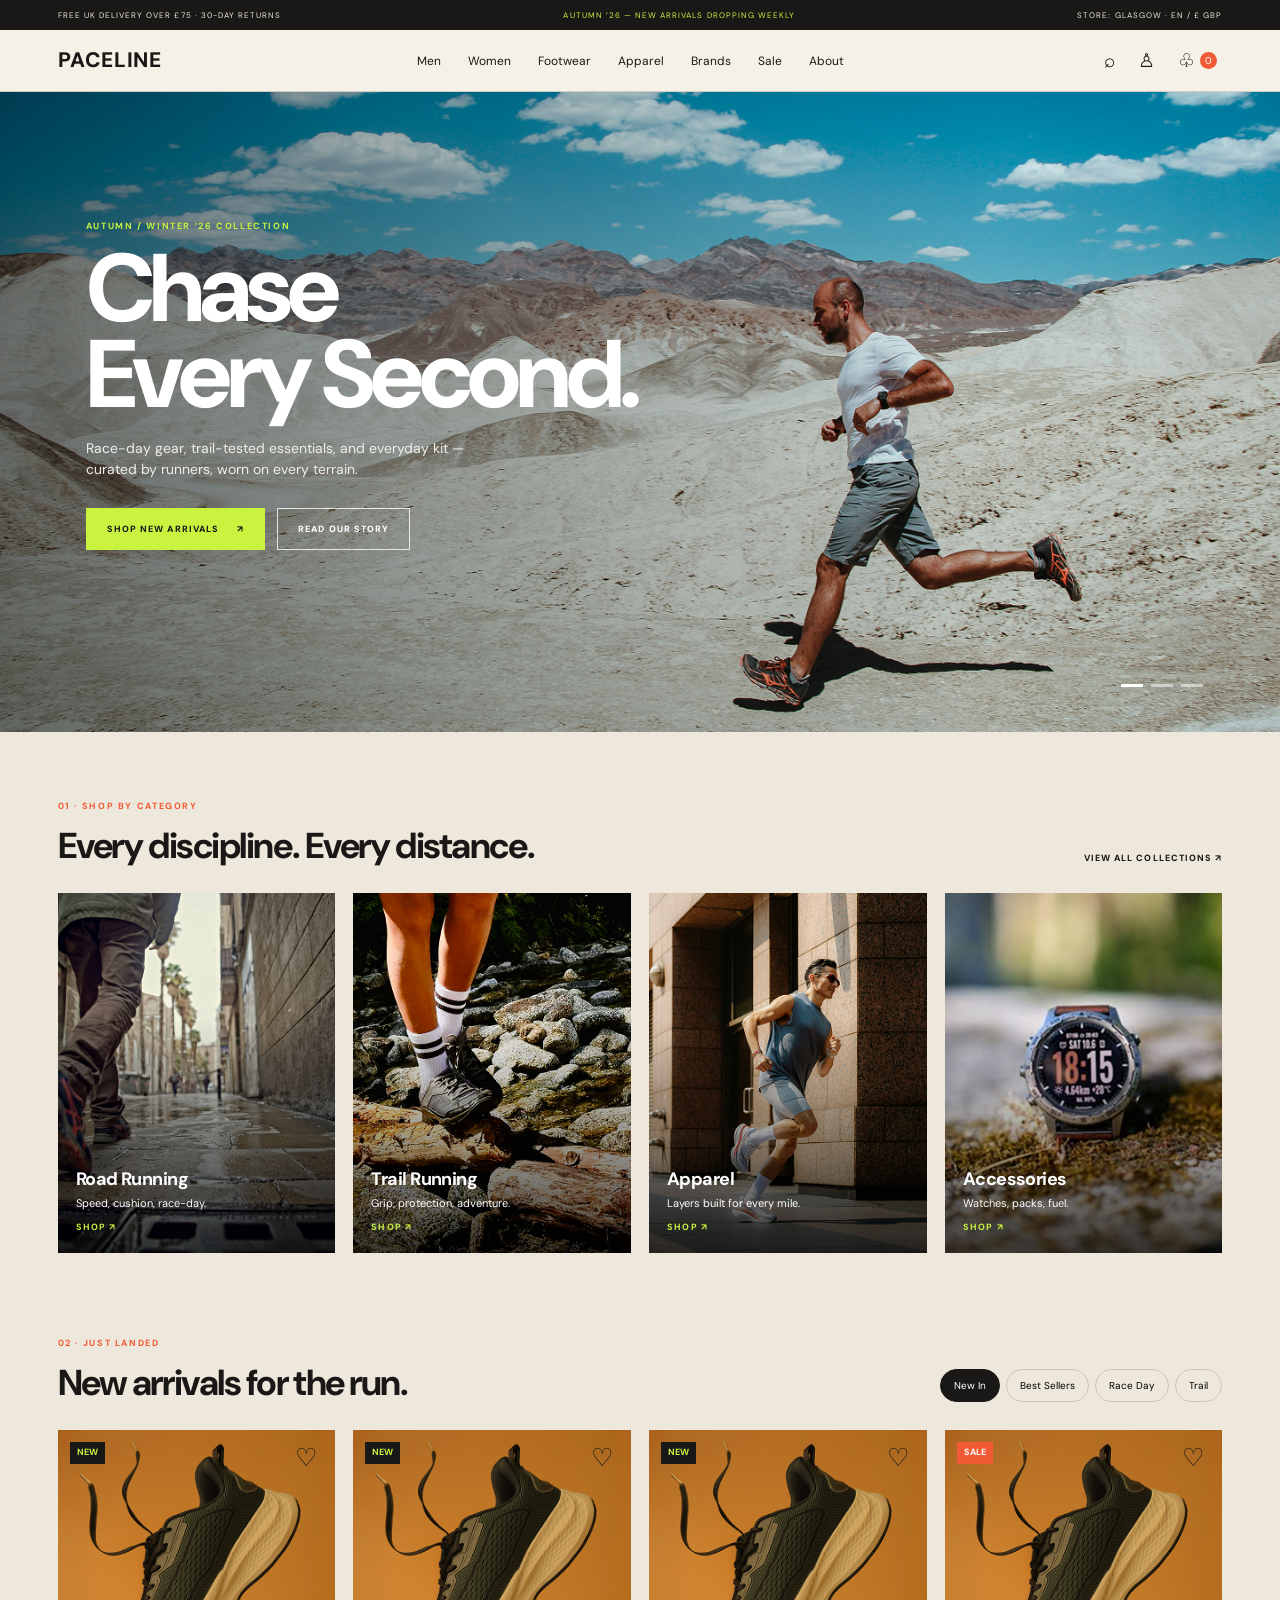
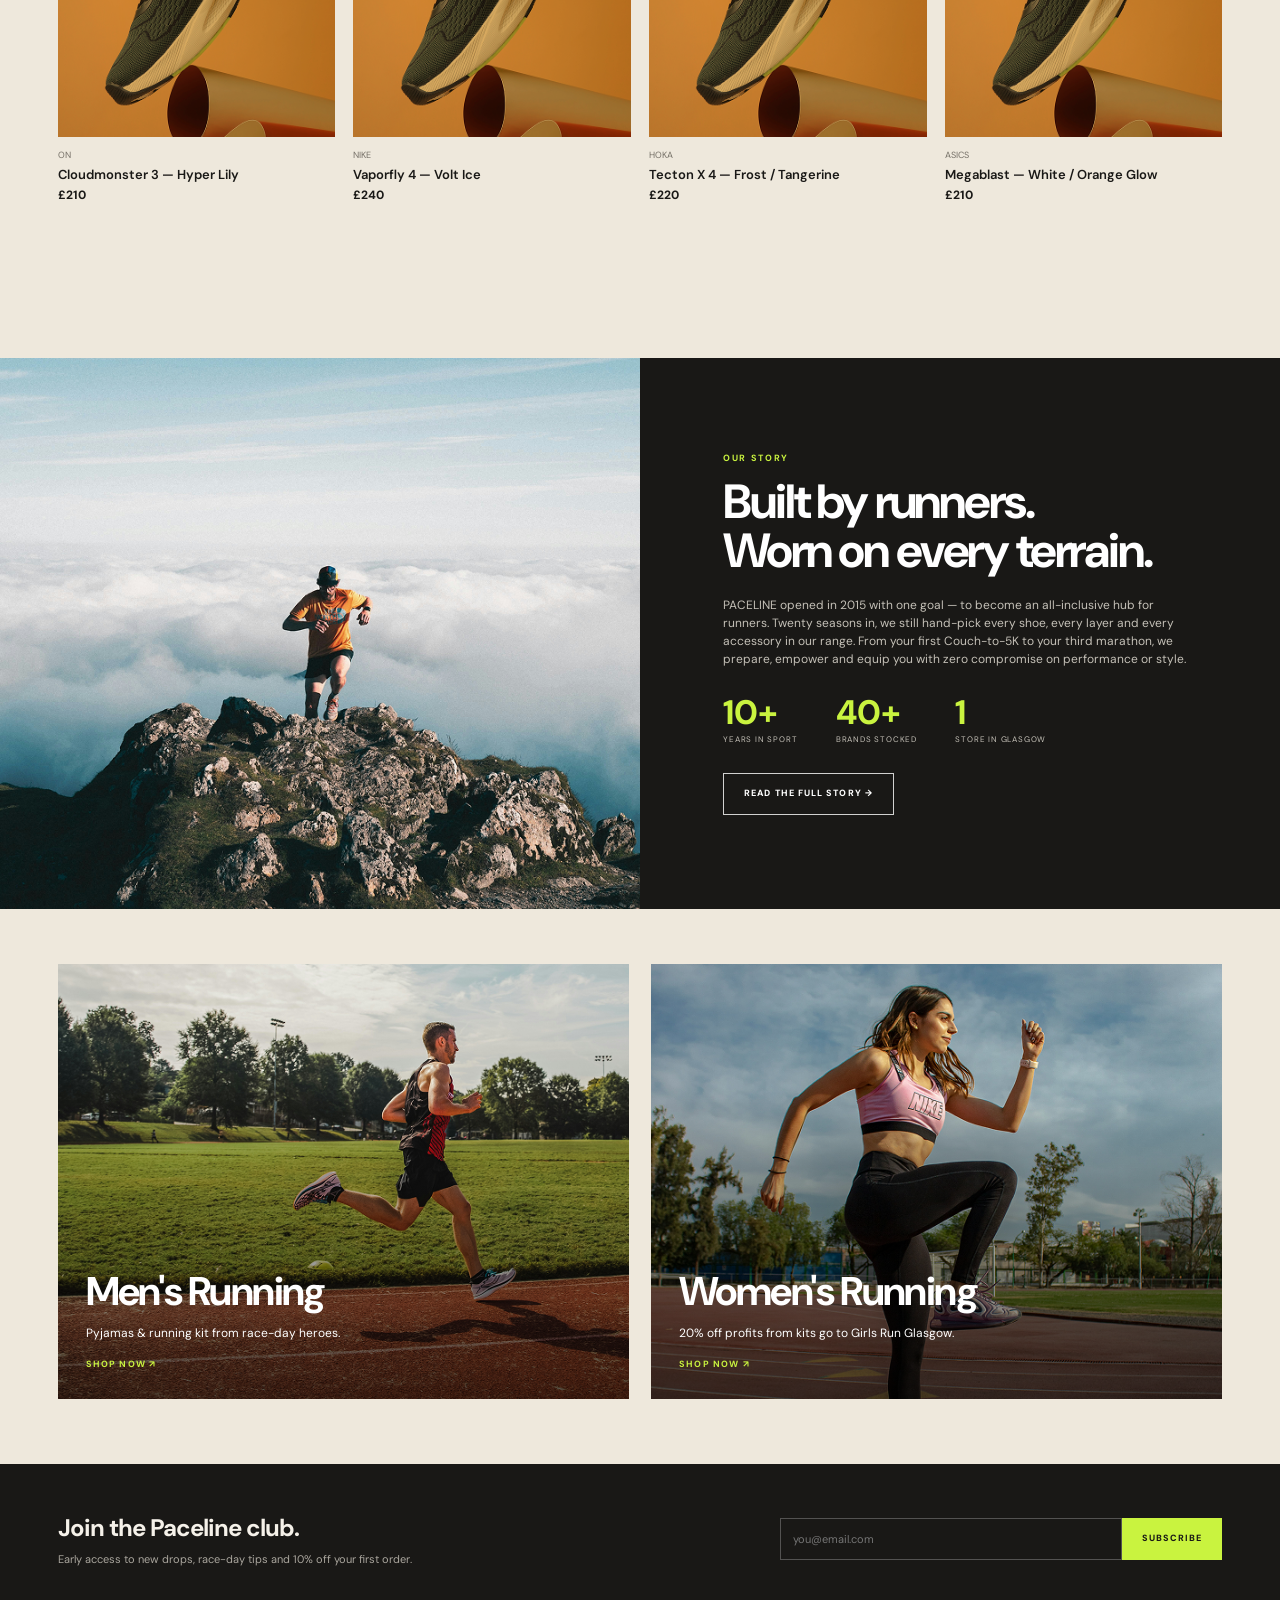
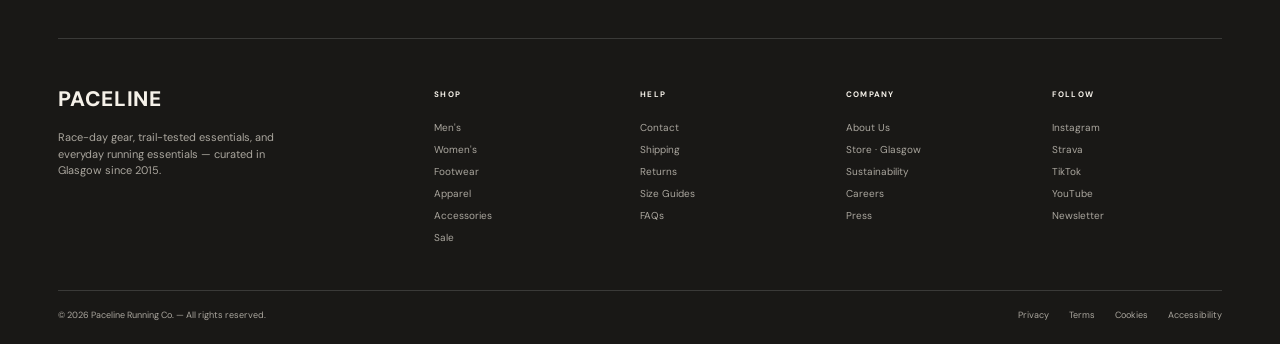
<file: index.html>
<!DOCTYPE html>
<html lang="en">
<head>
  <meta charset="UTF-8"><meta name="viewport" content="width=device-width, initial-scale=1.0">
  <meta name="description" content="PaceLine running gear, shoes and everyday essentials for every terrain.">
  <title>PACELINE — Chase Every Second</title><link rel="icon" type="image/png" href="assets/favicon.png"><link rel="preconnect" href="https://fonts.googleapis.com"><link rel="preconnect" href="https://fonts.gstatic.com" crossorigin><link href="https://fonts.googleapis.com/css2?family=DM+Sans:wght@400;500;600;700;800&display=swap" rel="stylesheet"><link rel="stylesheet" href="style.css">
</head>
<body>
  <div class="announcement"><span>FREE UK DELIVERY OVER £75 · 30-DAY RETURNS</span><span class="lime-text">AUTUMN ’26 — NEW ARRIVALS DROPPING WEEKLY</span><span>STORE: GLASGOW · EN / £ GBP</span></div>
  <header class="site-header"><a class="logo" href="index.html">PACELINE</a><button class="menu-toggle" aria-label="Toggle navigation" aria-expanded="false">☰</button><nav class="main-nav" aria-label="Main navigation"><a href="#categories">Men</a><a href="#explore">Women</a><a href="#arrivals">Footwear</a><a href="#categories">Apparel</a><a href="#story">Brands</a><a href="#arrivals">Sale</a><a href="about.html">About</a></nav><div class="header-actions"><button class="icon-button" aria-label="Search" id="searchButton">⌕</button><a class="icon-button" href="#newsletter" aria-label="Account">♙</a><button class="icon-button cart-button" aria-label="Shopping bag">♧ <span id="cartCount">0</span></button></div></header>
  <main>
    <section class="hero"><img src="assets/hero.png" alt="Runner crossing a rugged desert landscape"><div class="hero-shade"></div><div class="hero-content"><p class="eyebrow lime-text">AUTUMN / WINTER ’26 COLLECTION</p><h1>Chase<br>Every Second.</h1><p class="hero-copy">Race-day gear, trail-tested essentials, and everyday kit —<br class="desktop-only"> curated by runners, worn on every terrain.</p><div class="button-row"><a class="button button-lime" href="#arrivals">SHOP NEW ARRIVALS <span>↗</span></a><a class="button button-outline" href="about.html">READ OUR STORY</a></div></div><div class="hero-dots" aria-hidden="true"><i></i><i></i><i></i></div></section>
    <section class="section categories-section" id="categories"><div class="section-heading"><div><p class="eyebrow orange-text">01 · SHOP BY CATEGORY</p><h2>Every discipline. Every distance.</h2></div><a class="text-link" href="#arrivals">VIEW ALL COLLECTIONS ↗</a></div><div class="category-grid">
      <a class="category-card" href="#arrivals"><img src="assets/category-road.png" alt="Road running gear"><span class="image-shade"></span><div><h3>Road Running</h3><p>Speed, cushion, race-day.</p><b>SHOP ↗</b></div></a>
      <a class="category-card" href="#arrivals"><img src="assets/category-trail.png" alt="Trail running gear"><span class="image-shade"></span><div><h3>Trail Running</h3><p>Grip, protection, adventure.</p><b>SHOP ↗</b></div></a>
      <a class="category-card" href="#arrivals"><img src="assets/category-apparel.png" alt="Running apparel"><span class="image-shade"></span><div><h3>Apparel</h3><p>Layers built for every mile.</p><b>SHOP ↗</b></div></a>
      <a class="category-card" href="#arrivals"><img src="assets/category-accessories.png" alt="Running watch and accessories"><span class="image-shade"></span><div><h3>Accessories</h3><p>Watches, packs, fuel.</p><b>SHOP ↗</b></div></a>
    </div></section>
    <section class="section arrivals-section" id="arrivals"><div class="section-heading"><div><p class="eyebrow orange-text">02 · JUST LANDED</p><h2>New arrivals for the run.</h2></div><div class="filter-tabs" role="group" aria-label="Filter products"><button class="filter-tab active" data-filter="all">New In</button><button class="filter-tab" data-filter="best">Best Sellers</button><button class="filter-tab" data-filter="race">Race Day</button><button class="filter-tab" data-filter="trail">Trail</button></div></div><div class="product-grid">
      <article class="product-card" data-tags="all best race"><div class="product-image"><img src="assets/product-shoe.png" alt="Cloudmonster running shoe"><span class="product-badge">NEW</span><button class="heart" aria-label="Add Cloudmonster to wishlist">♡</button></div><p class="brand">ON</p><h3>Cloudmonster 3 — Hyper Lily</h3><p class="price">£210</p><button class="quick-add" data-product="Cloudmonster 3">ADD TO BAG +</button></article>
      <article class="product-card" data-tags="all best trail"><div class="product-image"><img src="assets/product-shoe.png" alt="Vaporfly running shoe"><span class="product-badge">NEW</span><button class="heart" aria-label="Add Vaporfly to wishlist">♡</button></div><p class="brand">NIKE</p><h3>Vaporfly 4 — Volt Ice</h3><p class="price">£240</p><button class="quick-add" data-product="Vaporfly 4">ADD TO BAG +</button></article>
      <article class="product-card" data-tags="all race"><div class="product-image"><img src="assets/product-shoe.png" alt="Tecton running shoe"><span class="product-badge">NEW</span><button class="heart" aria-label="Add Tecton to wishlist">♡</button></div><p class="brand">HOKA</p><h3>Tecton X 4 — Frost / Tangerine</h3><p class="price">£220</p><button class="quick-add" data-product="Tecton X 4">ADD TO BAG +</button></article>
      <article class="product-card" data-tags="all best trail"><div class="product-image"><img src="assets/product-shoe.png" alt="Megablast running shoe"><span class="product-badge sale-badge">SALE</span><button class="heart" aria-label="Add Megablast to wishlist">♡</button></div><p class="brand">ASICS</p><h3>Megablast — White / Orange Glow</h3><p class="price">£210</p><button class="quick-add" data-product="Megablast">ADD TO BAG +</button></article>
    </div><p class="interaction-message" id="shopMessage" aria-live="polite"></p></section>
    <section class="story-split" id="story"><div class="story-image"><img src="assets/story-runner.png" alt="Runner reaching a mountain summit"></div><div class="story-panel"><p class="eyebrow lime-text">OUR STORY</p><h2>Built by runners.<br>Worn on every terrain.</h2><p>PACELINE opened in 2015 with one goal — to become an all-inclusive hub for runners. Twenty seasons in, we still hand-pick every shoe, every layer and every accessory in our range. From your first Couch-to-5K to your third marathon, we prepare, empower and equip you with zero compromise on performance or style.</p><div class="stats"><div><strong>10+</strong><span>YEARS IN SPORT</span></div><div><strong>40+</strong><span>BRANDS STOCKED</span></div><div><strong>1</strong><span>STORE IN GLASGOW</span></div></div><a class="button button-outline" href="about.html">READ THE FULL STORY →</a></div></section>
    <section class="section explore-section" id="explore"><div class="explore-grid"><a class="explore-card" href="#arrivals"><img src="assets/mens-running.png" alt="Man running on a track"><span class="image-shade"></span><div><h2>Men's Running</h2><p>Pyjamas & running kit from race-day heroes.</p><b>SHOP NOW ↗</b></div></a><a class="explore-card" href="#arrivals"><img src="assets/womens-running.png" alt="Woman running on a track"><span class="image-shade"></span><div><h2>Women's Running</h2><p>20% off profits from kits go to Girls Run Glasgow.</p><b>SHOP NOW ↗</b></div></a></div></section>
  </main>
  <footer class="site-footer"><section class="newsletter" id="newsletter"><div><h2>Join the Paceline club.</h2><p>Early access to new drops, race-day tips and 10% off your first order.</p></div><form class="newsletter-form"><label class="sr-only" for="emailHome">Email address</label><input id="emailHome" type="email" placeholder="you@email.com" required><button class="button button-lime" type="submit">SUBSCRIBE</button></form><p class="form-message" aria-live="polite"></p></section><div class="footer-columns"><div class="footer-brand"><a class="logo" href="index.html">PACELINE</a><p>Race-day gear, trail-tested essentials, and everyday running essentials — curated in Glasgow since 2015.</p></div><div><h3>SHOP</h3><a href="#categories">Men's</a><a href="#categories">Women's</a><a href="#arrivals">Footwear</a><a href="#categories">Apparel</a><a href="#categories">Accessories</a><a href="#arrivals">Sale</a></div><div><h3>HELP</h3><a href="#newsletter">Contact</a><a href="#newsletter">Shipping</a><a href="#newsletter">Returns</a><a href="#newsletter">Size Guides</a><a href="#newsletter">FAQs</a></div><div><h3>COMPANY</h3><a href="about.html">About Us</a><a href="about.html">Store · Glasgow</a><a href="about.html">Sustainability</a><a href="about.html">Careers</a><a href="about.html">Press</a></div><div><h3>FOLLOW</h3><a href="#newsletter">Instagram</a><a href="#newsletter">Strava</a><a href="#newsletter">TikTok</a><a href="#newsletter">YouTube</a><a href="#newsletter">Newsletter</a></div></div><div class="footer-bottom"><span>© 2026 Paceline Running Co. — All rights reserved.</span><div><a href="#newsletter">Privacy</a><a href="#newsletter">Terms</a><a href="#newsletter">Cookies</a><a href="#newsletter">Accessibility</a></div></div></footer>
  <script src="script.js"></script>
</body></html>
</file>
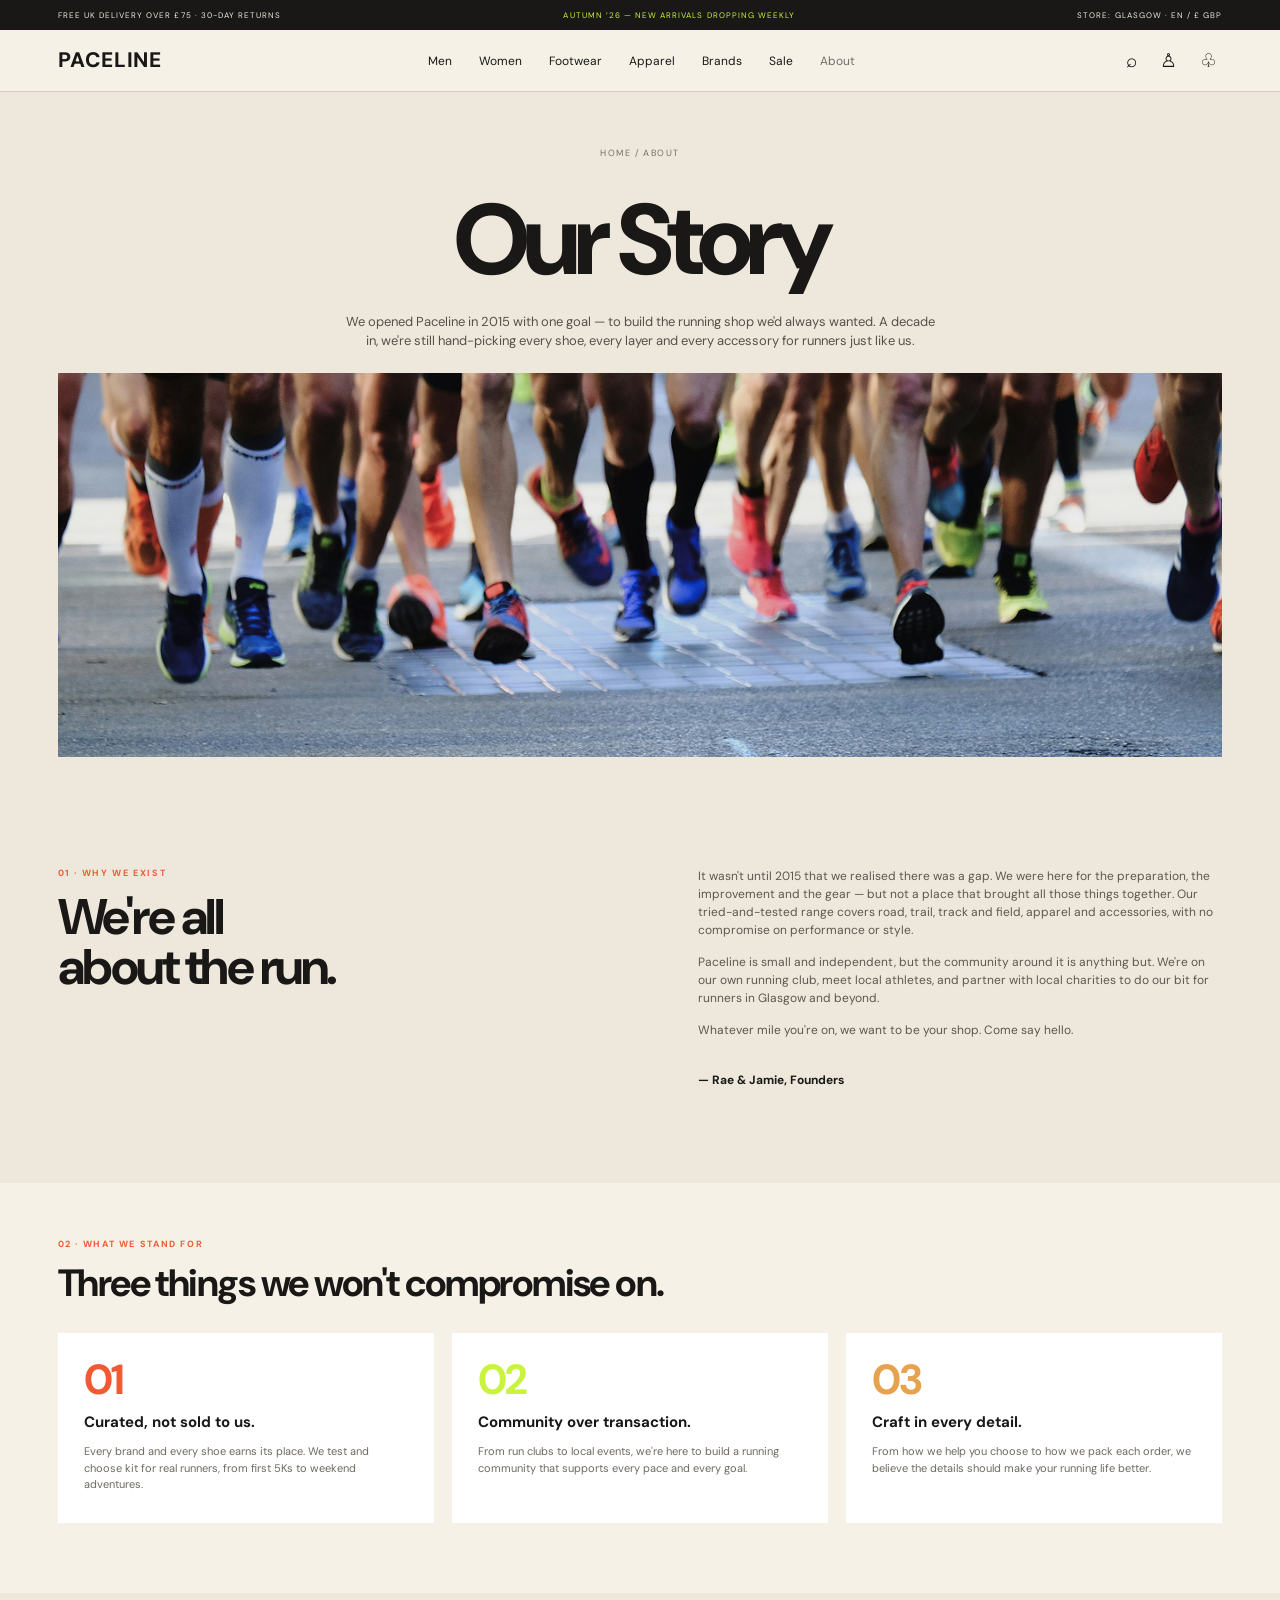
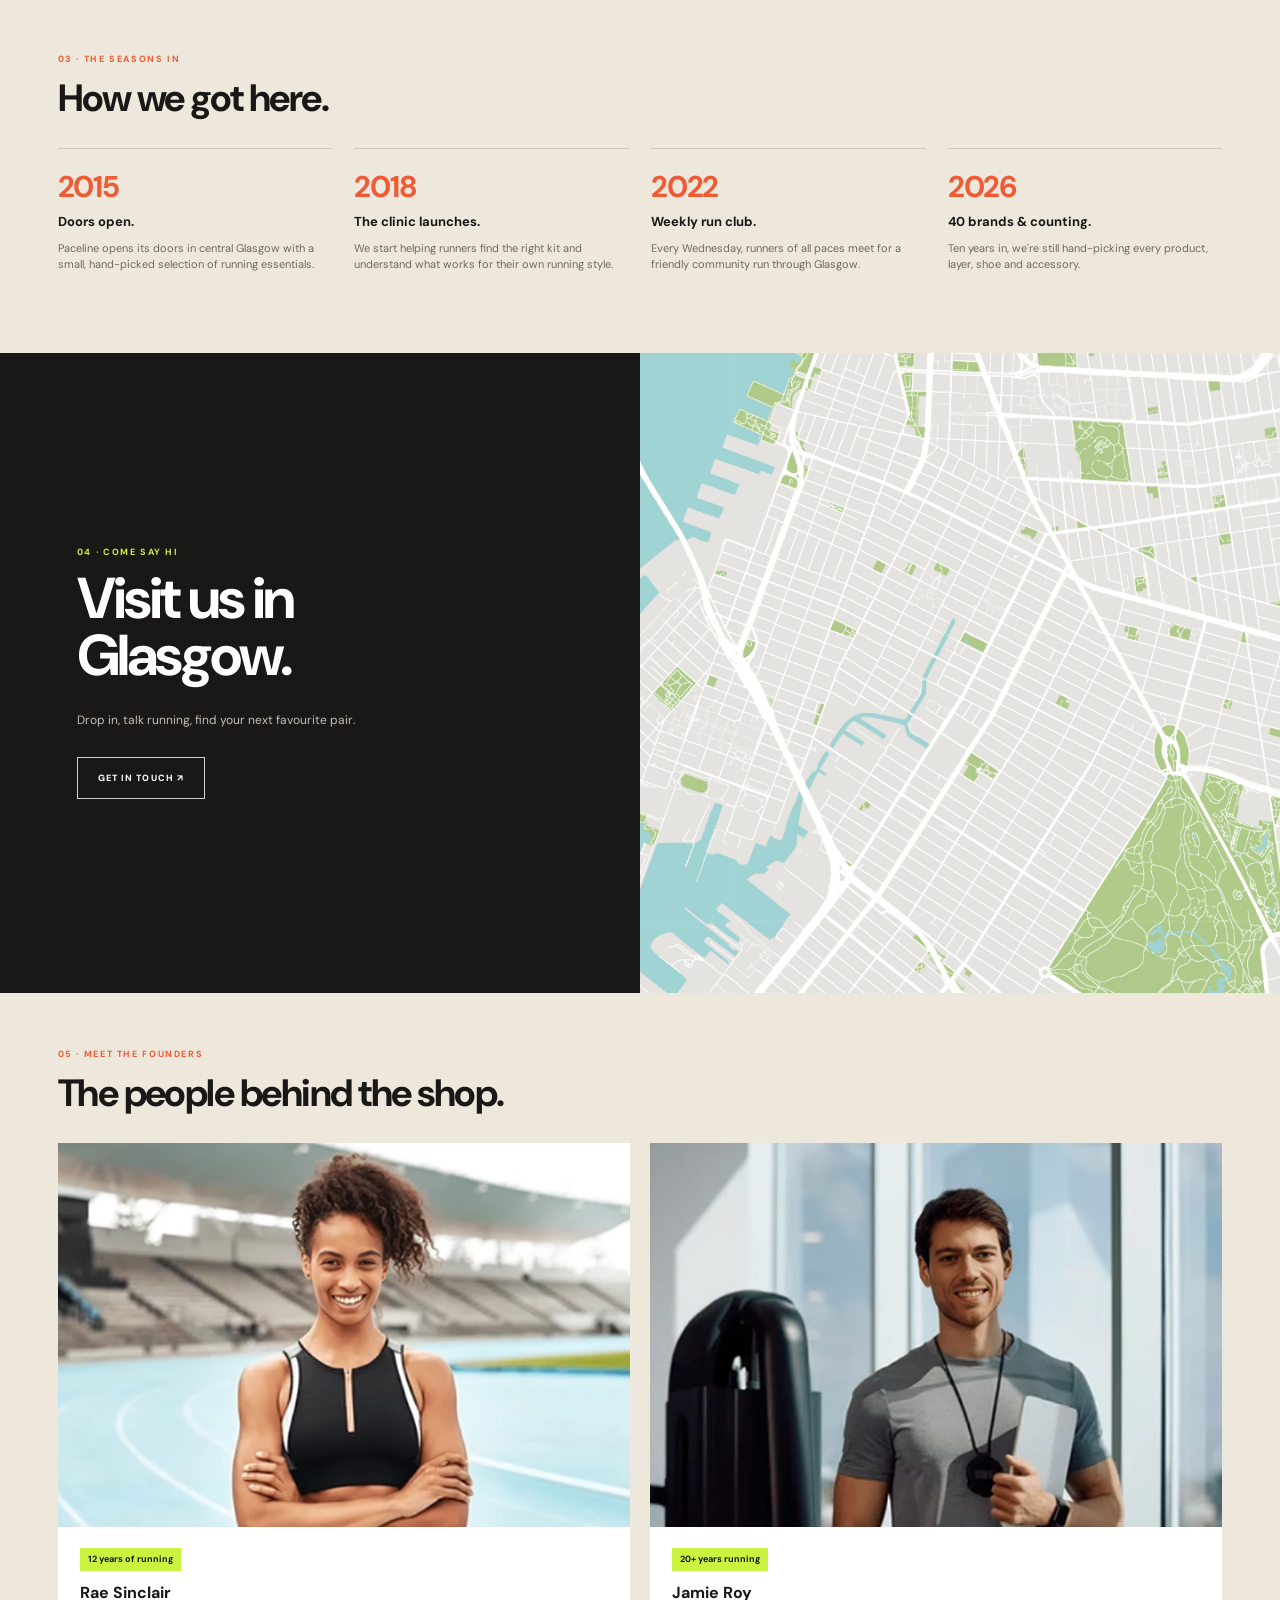
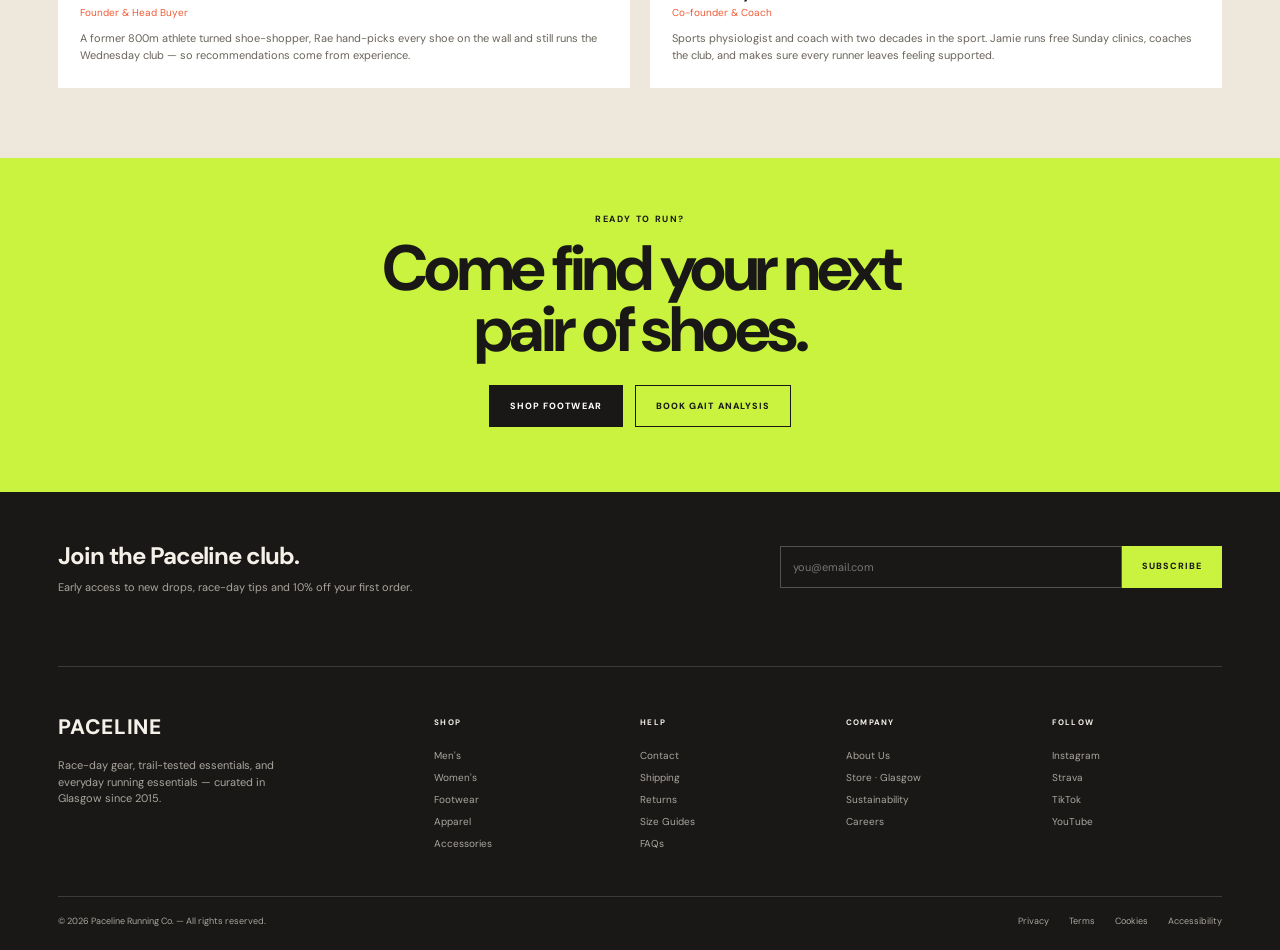
<file: about.html>
<!DOCTYPE html>
<html lang="en"><head><meta charset="UTF-8"><meta name="viewport" content="width=device-width, initial-scale=1.0"><meta name="description" content="Discover the people and story behind Paceline running shop."><title>Our Story — PACELINE</title><link rel= "icon" type= image/png" href="assets/favicon.png"><link rel="preconnect" href="https://fonts.googleapis.com"><link rel="preconnect" href="https://fonts.gstatic.com" crossorigin><link href="https://fonts.googleapis.com/css2?family=DM+Sans:wght@400;500;600;700;800&display=swap" rel="stylesheet"><link rel="stylesheet" href="style.css"></head>
<body><div class="announcement"><span>FREE UK DELIVERY OVER £75 · 30-DAY RETURNS</span><span class="lime-text">AUTUMN ’26 — NEW ARRIVALS DROPPING WEEKLY</span><span>STORE: GLASGOW · EN / £ GBP</span></div><header class="site-header"><a class="logo" href="index.html">PACELINE</a><button class="menu-toggle" aria-label="Toggle navigation" aria-expanded="false">☰</button><nav class="main-nav" aria-label="Main navigation"><a href="index.html#categories">Men</a><a href="index.html#explore">Women</a><a href="index.html#arrivals">Footwear</a><a href="index.html#categories">Apparel</a><a href="index.html#story">Brands</a><a href="index.html#arrivals">Sale</a><a class="current-link" href="about.html">About</a></nav><div class="header-actions"><button class="icon-button" aria-label="Search" id="searchButton">⌕</button><a class="icon-button" href="index.html#newsletter" aria-label="Account">♙</a><a class="icon-button" href="index.html#arrivals" aria-label="Shopping bag">♧</a></div></header>
<main class="about-page"><section class="about-intro"><p class="breadcrumb">HOME / ABOUT</p><h1>Our Story</h1><p>We opened Paceline in 2015 with one goal — to build the running shop we'd always wanted. A decade in, we're still hand-picking every shoe, every layer and every accessory for runners just like us.</p><img class="about-banner" src="assets/about-joggers.png" alt="Runners taking part in a road race"></section>
<section class="about-mission"><div><p class="eyebrow orange-text">01 · WHY WE EXIST</p><h2>We're all<br>about the run.</h2></div><div class="mission-copy"><p>It wasn't until 2015 that we realised there was a gap. We were here for the preparation, the improvement and the gear — but not a place that brought all those things together. Our tried-and-tested range covers road, trail, track and field, apparel and accessories, with no compromise on performance or style.</p><p>Paceline is small and independent, but the community around it is anything but. We're on our own running club, meet local athletes, and partner with local charities to do our bit for runners in Glasgow and beyond.</p><p>Whatever mile you're on, we want to be your shop. Come say hello.</p><p class="signature">— Rae & Jamie, Founders</p></div></section>
<section class="values-section"><p class="eyebrow orange-text">02 · WHAT WE STAND FOR</p><h2>Three things we won't compromise on.</h2><div class="values-grid"><article><strong class="value-number orange-text">01</strong><h3>Curated, not sold to us.</h3><p>Every brand and every shoe earns its place. We test and choose kit for real runners, from first 5Ks to weekend adventures.</p></article><article><strong class="value-number lime-text">02</strong><h3>Community over transaction.</h3><p>From run clubs to local events, we're here to build a running community that supports every pace and every goal.</p></article><article><strong class="value-number amber-text">03</strong><h3>Craft in every detail.</h3><p>From how we help you choose to how we pack each order, we believe the details should make your running life better.</p></article></div></section>
<section class="timeline-section"><p class="eyebrow orange-text">03 · THE SEASONS IN</p><h2>How we got here.</h2><div class="timeline-grid"><article><strong>2015</strong><h3>Doors open.</h3><p>Paceline opens its doors in central Glasgow with a small, hand-picked selection of running essentials.</p></article><article><strong>2018</strong><h3>The clinic launches.</h3><p>We start helping runners find the right kit and understand what works for their own running style.</p></article><article><strong>2022</strong><h3>Weekly run club.</h3><p>Every Wednesday, runners of all paces meet for a friendly community run through Glasgow.</p></article><article><strong>2026</strong><h3>40 brands & counting.</h3><p>Ten years in, we're still hand-picking every product, layer, shoe and accessory.</p></article></div></section>
<section class="visit-section"><div class="visit-panel"><p class="eyebrow lime-text">04 · COME SAY HI</p><h2>Visit us in<br>Glasgow.</h2><p>Drop in, talk running, find your next favourite pair.</p><a class="button button-outline" href="index.html#newsletter">GET IN TOUCH ↗</a></div><img src="assets/map.png" alt="Map showing the store's neighbourhood"></section>
<section class="founders-section"><p class="eyebrow orange-text">05 · MEET THE FOUNDERS</p><h2>The people behind the shop.</h2><div class="founder-grid"><article class="founder-card"><img src="assets/founder-rae.png" alt="Rae Sinclair, founder and head buyer"><div class="founder-info"><span class="tag">12 years of running</span><h3>Rae Sinclair</h3><p class="role">Founder & Head Buyer</p><p>A former 800m athlete turned shoe-shopper, Rae hand-picks every shoe on the wall and still runs the Wednesday club — so recommendations come from experience.</p></div></article><article class="founder-card"><img src="assets/founder-jamie.png" alt="Jamie Roy, co-founder and coach"><div class="founder-info"><span class="tag">20+ years running</span><h3>Jamie Roy</h3><p class="role">Co-founder & Coach</p><p>Sports physiologist and coach with two decades in the sport. Jamie runs free Sunday clinics, coaches the club, and makes sure every runner leaves feeling supported.</p></div></article></div></section>
<section class="about-cta"><p class="eyebrow">READY TO RUN?</p><h2>Come find your next<br>pair of shoes.</h2><div class="button-row"><a class="button button-dark" href="index.html#arrivals">SHOP FOOTWEAR</a><a class="button button-light-outline" href="index.html#categories">BOOK GAIT ANALYSIS</a></div></section></main>
<footer class="site-footer"><section class="newsletter" id="newsletter"><div><h2>Join the Paceline club.</h2><p>Early access to new drops, race-day tips and 10% off your first order.</p></div><form class="newsletter-form"><label class="sr-only" for="emailAbout">Email address</label><input id="emailAbout" type="email" placeholder="you@email.com" required><button class="button button-lime" type="submit">SUBSCRIBE</button></form><p class="form-message" aria-live="polite"></p></section><div class="footer-columns"><div class="footer-brand"><a class="logo" href="index.html">PACELINE</a><p>Race-day gear, trail-tested essentials, and everyday running essentials — curated in Glasgow since 2015.</p></div><div><h3>SHOP</h3><a href="index.html#categories">Men's</a><a href="index.html#categories">Women's</a><a href="index.html#arrivals">Footwear</a><a href="index.html#categories">Apparel</a><a href="index.html#categories">Accessories</a></div><div><h3>HELP</h3><a href="#newsletter">Contact</a><a href="#newsletter">Shipping</a><a href="#newsletter">Returns</a><a href="#newsletter">Size Guides</a><a href="#newsletter">FAQs</a></div><div><h3>COMPANY</h3><a href="about.html">About Us</a><a href="#visit">Store · Glasgow</a><a href="#newsletter">Sustainability</a><a href="#newsletter">Careers</a></div><div><h3>FOLLOW</h3><a href="#newsletter">Instagram</a><a href="#newsletter">Strava</a><a href="#newsletter">TikTok</a><a href="#newsletter">YouTube</a></div></div><div class="footer-bottom"><span>© 2026 Paceline Running Co. — All rights reserved.</span><div><a href="#newsletter">Privacy</a><a href="#newsletter">Terms</a><a href="#newsletter">Cookies</a><a href="#newsletter">Accessibility</a></div></div></footer><script src="script.js"></script></body></html>
</file>
<file: style.css>
/* PACELINE — responsive storefront styles */
:root{--cream:#eee8dc;--paper:#f6f1e7;--ink:#191816;--lime:#c9f33f;--orange:#f05a35;--amber:#e6a24e;--muted:#746f66;--line:rgba(25,24,22,.16);--font:'DM Sans',Arial,sans-serif}*{box-sizing:border-box}html{scroll-behavior:smooth;scroll-padding-top:90px}body{margin:0;background:var(--cream);color:var(--ink);font-family:var(--font);font-size:14px;line-height:1.5}img{display:block;max-width:100%}a{color:inherit;text-decoration:none}button,input{font:inherit}button{cursor:pointer}.announcement{height:30px;background:var(--ink);color:#eee9df;display:flex;align-items:center;justify-content:space-between;gap:14px;padding:0 4.5%;font-size:8px;letter-spacing:.13em}.lime-text{color:var(--lime)}.orange-text{color:var(--orange)}.amber-text{color:var(--amber)}.site-header{height:62px;background:var(--paper);display:flex;align-items:center;justify-content:space-between;padding:0 4.5%;gap:28px;border-bottom:1px solid var(--line);position:sticky;top:0;z-index:20}.logo{font-weight:800;font-size:21px;letter-spacing:.03em;white-space:nowrap}.main-nav{display:flex;align-items:center;justify-content:center;gap:clamp(12px,2.1vw,32px);flex:1}.main-nav a{font-size:12px;transition:opacity .2s}.main-nav a:hover,.main-nav .current-link{opacity:.6}.header-actions{display:flex;align-items:center;gap:13px}.icon-button{background:none;border:0;padding:5px;font-size:19px;line-height:1}.cart-button{display:flex;align-items:center;gap:5px}.cart-button span{background:var(--orange);color:#fff;border-radius:50%;width:17px;height:17px;display:grid;place-items:center;font-size:10px}.menu-toggle{display:none;border:0;background:none;font-size:24px}.hero{height:min(50vw,680px);min-height:440px;position:relative;overflow:hidden;background:#42626a;color:white}.hero>img{width:100%;height:100%;object-fit:cover;object-position:center 56%}.hero-shade,.image-shade{position:absolute;inset:0;background:linear-gradient(90deg,rgba(0,0,0,.48),rgba(0,0,0,.05) 78%)}.hero-content{position:absolute;top:20%;left:6.7%;max-width:670px}.eyebrow{font-size:9px;font-weight:700;letter-spacing:.18em;margin:0 0 12px}.hero h1{font-size:clamp(52px,7.5vw,104px);line-height:.9;letter-spacing:-.055em;margin:0 0 20px;font-weight:800}.hero-copy{font-size:14px;max-width:430px;color:#f0eee9}.button-row{display:flex;align-items:center;gap:12px;flex-wrap:wrap;margin-top:28px}.button{display:inline-flex;align-items:center;justify-content:center;gap:18px;padding:13px 20px;font-size:9px;font-weight:800;letter-spacing:.12em;border:1px solid transparent;min-height:42px;transition:transform .2s,background .2s}.button:hover{transform:translateY(-2px)}.button-lime{background:var(--lime);color:var(--ink)}.button-outline{border-color:rgba(255,255,255,.8);color:white;background:transparent}.button-dark{background:var(--ink);color:white}.button-light-outline{border-color:var(--ink);color:var(--ink)}.hero-dots{position:absolute;right:6%;bottom:7%;display:flex;gap:8px}.hero-dots i{height:3px;width:22px;background:#ffffff80}.hero-dots i:first-child{background:white}.section{padding:68px 4.5%}.section-heading{display:flex;align-items:flex-end;justify-content:space-between;gap:20px;margin-bottom:28px}.section-heading h2,.values-section>h2,.timeline-section>h2,.founders-section>h2{font-size:clamp(24px,3vw,36px);line-height:1.1;letter-spacing:-.04em;margin:0}.text-link{font-size:9px;font-weight:800;letter-spacing:.12em;white-space:nowrap}.category-grid{display:grid;grid-template-columns:repeat(4,minmax(0,1fr));gap:18px}.category-card{position:relative;height:clamp(220px,29vw,360px);overflow:hidden;color:white;background:#333}.category-card>img,.explore-card>img{width:100%;height:100%;object-fit:cover;transition:transform .5s}.category-card:hover>img,.explore-card:hover>img{transform:scale(1.04)}.category-card .image-shade{background:linear-gradient(0deg,rgba(0,0,0,.72),transparent 65%)}.category-card>div{position:absolute;left:18px;right:12px;bottom:17px}.category-card h3{font-size:18px;margin:0 0 2px;letter-spacing:-.03em}.category-card p{font-size:11px;margin:0 0 4px}.category-card b,.explore-card b{font-size:9px;color:var(--lime);letter-spacing:.13em}.arrivals-section{padding-top:16px}.filter-tabs{display:flex;gap:6px;flex-wrap:wrap}.filter-tab{border:1px solid var(--line);border-radius:30px;background:transparent;padding:8px 13px;font-size:10px}.filter-tab.active,.filter-tab:hover{background:var(--ink);color:white;border-color:var(--ink)}.product-grid{display:grid;grid-template-columns:repeat(4,minmax(0,1fr));gap:18px}.product-card{min-width:0;position:relative}.product-card[hidden]{display:none}.product-image{height:clamp(180px,24vw,320px);position:relative;overflow:hidden;background:#d9aa5f}.product-image img{height:100%;width:100%;object-fit:cover;mix-blend-mode:multiply;transition:transform .35s}.product-card:hover .product-image img{transform:scale(1.035)}.product-badge{position:absolute;left:12px;top:12px;background:var(--ink);color:var(--lime);font-size:9px;padding:4px 7px;font-weight:700}.sale-badge{background:var(--orange);color:white}.heart{position:absolute;right:12px;top:8px;border:0;background:transparent;font-size:25px;color:var(--ink)}.heart.saved{color:var(--orange)}.brand{font-size:9px;color:var(--muted);margin:12px 0 2px}.product-card h3{font-size:13px;margin:0 0 2px;font-weight:600}.price{font-size:12px;font-weight:700;margin:0}.quick-add{margin-top:10px;width:100%;border:1px solid var(--ink);background:transparent;padding:9px;font-size:9px;font-weight:700;letter-spacing:.12em;opacity:0;transition:opacity .2s}.product-card:hover .quick-add,.quick-add:focus{opacity:1}.interaction-message{min-height:18px;font-size:12px;color:var(--muted)}.story-split{display:grid;grid-template-columns:1fr 1fr;background:var(--ink);color:white}.story-image{min-height:440px}.story-image img{height:100%;width:100%;object-fit:cover}.story-panel{padding:clamp(45px,7vw,100px) clamp(35px,6.5vw,90px);align-self:center}.story-panel h2{font-size:clamp(30px,4vw,48px);line-height:1.02;letter-spacing:-.045em;margin:0 0 20px}.story-panel>p:not(.eyebrow){font-size:12px;color:#c4c0b7;max-width:500px}.stats{display:flex;gap:clamp(16px,3vw,42px);margin:28px 0}.stats div{display:flex;flex-direction:column;gap:3px}.stats strong{font-size:34px;line-height:1;color:var(--lime)}.stats span{font-size:8px;letter-spacing:.1em;color:#c4c0b7}.explore-section{padding-top:55px;padding-bottom:65px}.explore-grid{display:grid;grid-template-columns:1fr 1fr;gap:22px}.explore-card{height:clamp(260px,34vw,440px);position:relative;overflow:hidden;color:white;background:#555}.explore-card .image-shade{background:linear-gradient(0deg,rgba(0,0,0,.65),transparent 70%)}.explore-card>div{position:absolute;left:28px;bottom:26px}.explore-card h2{font-size:clamp(25px,3.4vw,40px);letter-spacing:-.04em;margin:0 0 3px}.explore-card p{font-size:12px;margin:0 0 10px}.site-footer{background:var(--ink);color:#f5f1e9;padding:0 4.5%}.newsletter{padding:46px 0 50px;border-bottom:1px solid #ffffff25;display:grid;grid-template-columns:1fr minmax(280px,38%);align-items:center;gap:20px}.newsletter h2{font-size:24px;letter-spacing:-.04em;margin:0 0 5px}.newsletter p{font-size:11px;color:#aaa69e;margin:0}.newsletter-form{display:flex;min-width:0}.newsletter-form input{background:transparent;border:1px solid #ffffff40;color:white;min-width:0;flex:1;padding:12px;font-size:11px}.newsletter-form .button{border:0;white-space:nowrap}.form-message{grid-column:1/-1;color:var(--lime)!important;min-height:0}.footer-columns{padding:45px 0;display:grid;grid-template-columns:2fr repeat(4,1fr);gap:35px}.footer-brand p{font-size:11px;color:#aaa69e;max-width:220px;margin-top:14px}.footer-columns h3{font-size:8px;letter-spacing:.16em;margin:4px 0 13px}.footer-columns>div:not(:first-child){display:flex;flex-direction:column;align-items:flex-start;gap:7px}.footer-columns>div>a:not(.logo){font-size:10px;color:#aaa69e}.footer-columns a:hover,.footer-bottom a:hover{color:var(--lime)}.footer-bottom{border-top:1px solid #ffffff25;padding:18px 0 22px;display:flex;justify-content:space-between;gap:20px;color:#aaa69e;font-size:9px}.footer-bottom>div{display:flex;gap:20px}.about-intro{text-align:center;padding:55px 4.5% 60px}.breadcrumb{font-size:9px;letter-spacing:.16em;color:var(--muted);margin:0 0 32px}.about-intro h1{font-size:clamp(55px,8vw,100px);line-height:.95;letter-spacing:-.065em;margin:0 0 24px;font-weight:800}.about-intro>p:not(.breadcrumb){max-width:600px;margin:0 auto 22px;font-size:13px;color:#555149}.about-banner{width:100%;height:clamp(210px,30vw,400px);object-fit:cover;margin-top:18px}.about-mission{padding:50px 4.5% 80px;display:grid;grid-template-columns:1fr 1fr;gap:10%;align-items:start}.about-mission h2{font-size:clamp(32px,4vw,50px);line-height:1;letter-spacing:-.05em;margin:0}.mission-copy{max-width:520px;font-size:12px;color:#5c574f}.mission-copy p{margin-top:0;margin-bottom:14px}.signature{font-weight:700;color:var(--ink);padding-top:18px}.values-section{padding:55px 4.5% 70px;background:var(--paper)}.values-section>h2,.timeline-section>h2,.founders-section>h2{font-size:clamp(25px,3.2vw,38px);margin-bottom:28px}.values-grid{display:grid;grid-template-columns:repeat(3,1fr);gap:18px}.values-grid article{background:white;padding:26px;min-height:190px}.value-number{font-size:42px;line-height:1;letter-spacing:-.04em}.values-grid h3{font-size:15px;margin:10px 0}.values-grid p,.timeline-grid p{font-size:11px;color:#6e695f;margin:0}.timeline-section{padding:60px 4.5% 80px}.timeline-grid{display:grid;grid-template-columns:repeat(4,1fr);gap:22px}.timeline-grid article{border-top:1px solid var(--line);padding-top:15px}.timeline-grid strong{font-size:30px;color:var(--orange);letter-spacing:-.04em}.timeline-grid h3{font-size:13px;margin:3px 0 8px}.visit-section{display:grid;grid-template-columns:1fr 1fr;min-height:360px;background:var(--ink);color:white}.visit-panel{padding:70px 12%;display:flex;flex-direction:column;align-items:flex-start;justify-content:center}.visit-panel h2{font-size:clamp(36px,4.5vw,58px);line-height:.98;letter-spacing:-.05em;margin:0 0 15px}.visit-panel>p:not(.eyebrow){font-size:12px;color:#c4c0b7}.visit-panel .button{margin-top:16px}.visit-section>img{height:100%;width:100%;object-fit:cover;min-height:360px}.founders-section{padding:55px 4.5% 70px}.founder-grid{display:grid;grid-template-columns:1fr 1fr;gap:20px}.founder-card{background:white}.founder-card>img{height:clamp(220px,30vw,390px);width:100%;object-fit:cover}.founder-info{padding:20px 22px 25px;position:relative}.tag{display:inline-block;background:var(--lime);font-size:9px;font-weight:700;padding:5px 8px;margin-top:-34px;position:relative}.founder-info h3{font-size:16px;margin:10px 0 0}.founder-info .role{color:var(--orange);font-size:10px;margin:0 0 10px}.founder-info>p:last-child{font-size:11px;color:#69645b;margin:0;max-width:550px}.about-cta{text-align:center;background:var(--lime);padding:55px 20px 65px}.about-cta .eyebrow{font-size:9px}.about-cta h2{font-size:clamp(36px,5.4vw,64px);line-height:.95;letter-spacing:-.055em;margin:0}.about-cta .button-row{justify-content:center;margin-top:25px}.sr-only{position:absolute;width:1px;height:1px;padding:0;margin:-1px;overflow:hidden;clip:rect(0,0,0,0);white-space:nowrap;border:0}
@media(max-width:900px){.announcement{font-size:7px}.site-header{gap:14px}.main-nav{gap:12px}.main-nav a{font-size:10px}.category-grid,.product-grid{gap:12px}.category-card>div{left:12px}.category-card h3{font-size:15px}.story-panel{padding:40px 35px}.footer-columns{gap:20px;grid-template-columns:1.6fr repeat(4,1fr)}}
@media(max-width:680px){.announcement{height:27px;justify-content:center}.announcement span:first-child,.announcement span:last-child{display:none}.site-header{height:60px;padding:0 5%;justify-content:space-between}.logo{font-size:20px}.menu-toggle{display:block;margin-left:auto}.main-nav{display:none;position:absolute;top:60px;left:0;right:0;background:var(--paper);padding:18px 5% 24px;box-shadow:0 12px 15px #00000012;flex-direction:column;align-items:flex-start;gap:18px}.main-nav.open{display:flex}.main-nav a{font-size:14px}.header-actions{gap:8px}.hero{min-height:500px;height:78vh;max-height:650px}.hero>img{object-position:60% center}.hero-shade{background:linear-gradient(90deg,rgba(0,0,0,.58),rgba(0,0,0,.1))}.hero-content{left:6%;right:5%;top:21%}.hero h1{font-size:clamp(50px,12vw,76px)}.hero-copy{font-size:12px}.desktop-only{display:none}.button{padding:12px 13px;font-size:8px}.section{padding:48px 5%}.section-heading{align-items:flex-start;flex-direction:column;margin-bottom:20px}.section-heading h2{font-size:27px}.text-link{align-self:flex-end}.category-grid{grid-template-columns:repeat(2,minmax(0,1fr));gap:10px}.category-card{height:250px}.category-card h3{font-size:17px}.category-card p{font-size:10px}.arrivals-section{padding-top:8px}.filter-tabs{width:100%;gap:5px}.filter-tab{padding:7px 10px;font-size:9px}.product-grid{grid-template-columns:repeat(2,minmax(0,1fr));gap:24px 12px}.product-image{height:clamp(165px,47vw,270px)}.product-card h3{font-size:12px}.quick-add{opacity:1;padding:8px}.story-split{grid-template-columns:1fr}.story-image{min-height:270px;height:62vw}.story-panel{padding:42px 6%}.story-panel h2{font-size:36px}.stats{gap:28px}.stats strong{font-size:29px}.explore-grid{grid-template-columns:1fr;gap:14px}.explore-card{height:310px}.explore-card>div{left:20px;bottom:20px}.newsletter{grid-template-columns:1fr;padding:35px 0;gap:16px}.newsletter h2{font-size:22px}.footer-columns{grid-template-columns:repeat(2,1fr);gap:30px 22px;padding:35px 0}.footer-brand{grid-column:1/-1}.footer-bottom{flex-direction:column;gap:12px}.footer-bottom>div{flex-wrap:wrap;gap:15px}.about-intro{padding:42px 5% 45px}.about-intro h1{font-size:58px}.about-intro>p:not(.breadcrumb){font-size:12px}.about-banner{height:240px}.about-mission{grid-template-columns:1fr;gap:24px;padding:42px 5% 55px}.about-mission h2{font-size:40px}.values-section,.timeline-section,.founders-section{padding:45px 5% 55px}.values-grid{grid-template-columns:1fr;gap:10px}.values-grid article{min-height:auto;padding:22px}.value-number{font-size:36px}.timeline-grid{grid-template-columns:repeat(2,1fr);gap:24px 16px}.timeline-grid strong{font-size:27px}.visit-section{grid-template-columns:1fr}.visit-panel{padding:45px 7%}.visit-section>img{min-height:250px;height:65vw}.founder-grid{grid-template-columns:1fr}.founder-card>img{height:280px}.about-cta{padding:45px 15px 50px}.about-cta h2{font-size:39px}}
@media(prefers-reduced-motion:reduce){html{scroll-behavior:auto}*,*::before,*::after{transition:none!important;animation:none!important}}
</file>
